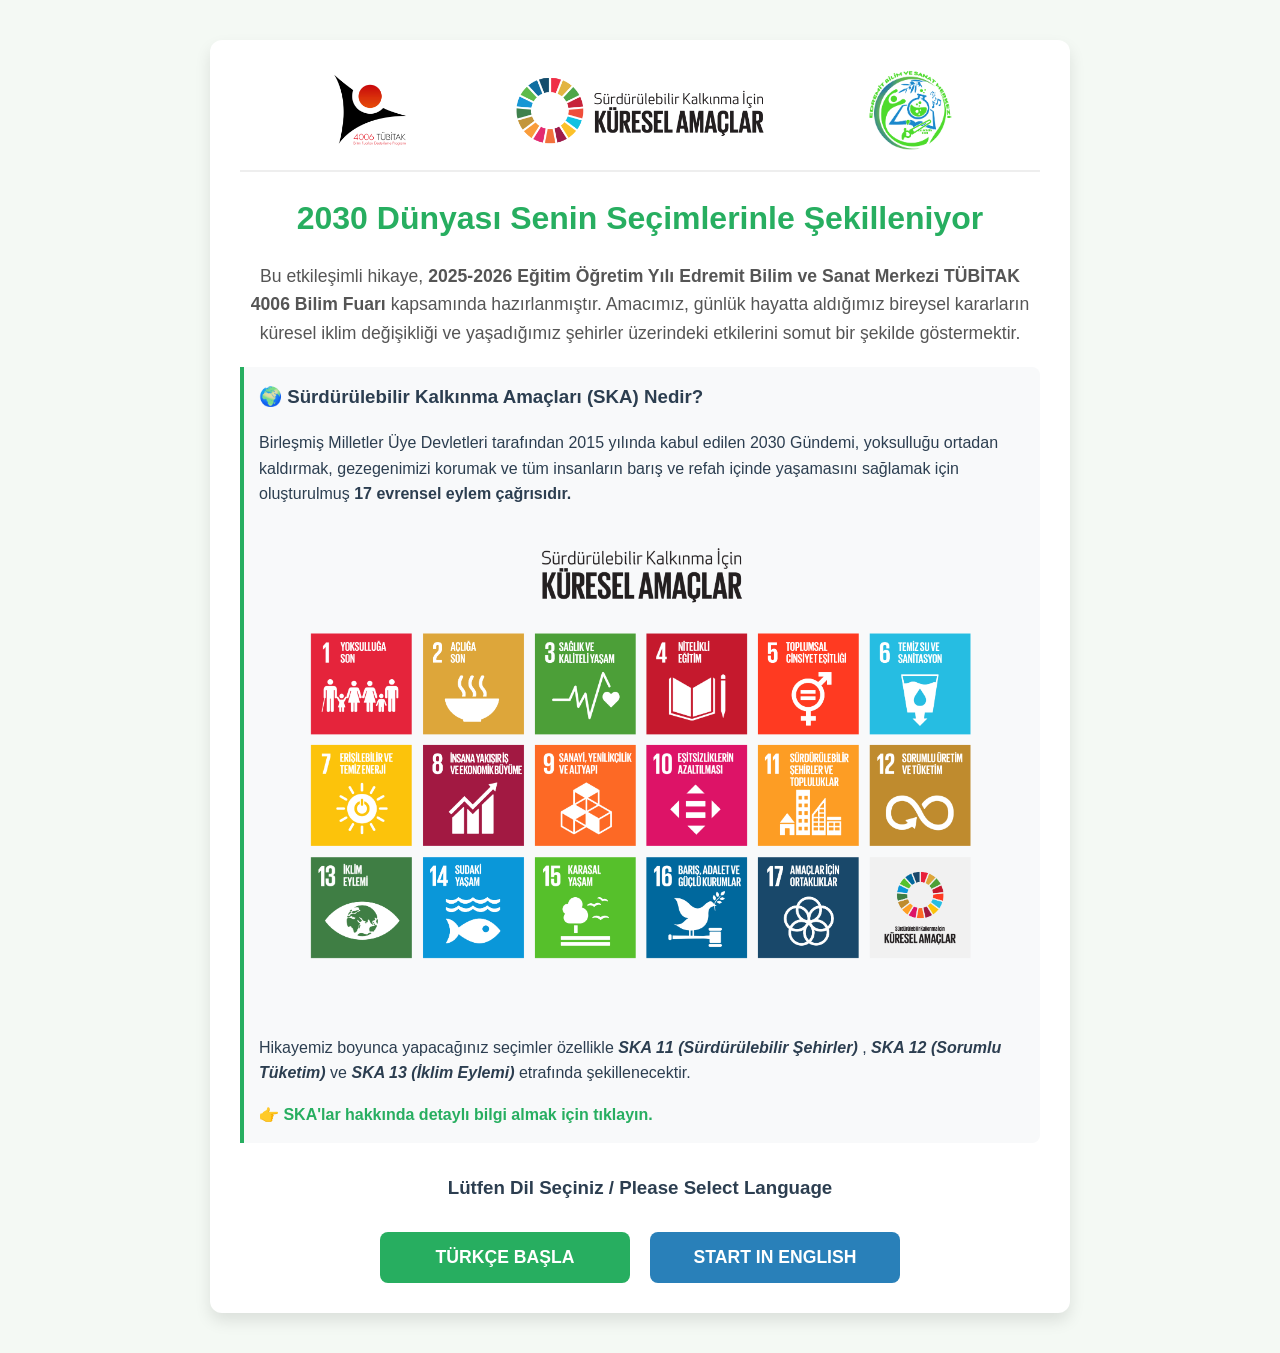
<file: index.html>
<!DOCTYPE html>
<html lang="tr">
<head>
    <meta charset="UTF-8">
    <meta name="viewport" content="width=device-width, initial-scale=1.0">
    <title>2030 Dünyası - TÜBİTAK 4006</title>
    <link rel="stylesheet" href="style.css">
    <style>
        /* Sayfa içeriğini ortalamayı garantiye alan yedek body ayarı */
        body {
            display: flex;
            justify-content: center;
            align-items: flex-start;
            min-height: 100vh;
            margin: 0;
            padding: 20px;
        }

        .intro-container {
            max-width: 800px;
            width: 100%;
            background-color: var(--card-bg, #ffffff);
            border-radius: 12px;
            box-shadow: 0 8px 16px rgba(0,0,0,0.1);
            padding: 30px;
            margin: 20px auto; /* Sağ ve sol boşlukları otomatik eşitleyerek ortalar */
        }

        /* Logoların bulunduğu satırı esnek hale getiriyoruz */
.logo-row {
    display: flex;
    justify-content: space-between;
    align-items: center;
    flex-wrap: wrap; /* Ekran daraldığında logoların alt alta geçmesini sağlar */
    gap: 10px; /* Logolar arasına boşluk ekler */
    border-bottom: 2px solid #eee;
    padding-bottom: 20px;
    margin-bottom: 20px;
}

/* Logo görsellerini responsive yapıyoruz */
.logo-row img {
    max-height: 80px;
    max-width: 100%; /* Logonun kendi genişliğini aşmamasını sağlar */
    height: auto;
    object-fit: contain;
    flex: 1; /* Logoların alanı dengeli paylaşmasını sağlar */
    min-width: 100px; /* Logoların çok fazla küçülmesini engeller */
}

        .project-title {
            text-align: center;
            color: var(--primary-color, #27ae60);
            font-size: 2em;
            margin-bottom: 10px;
        }

        .info-section {
            background-color: #f8f9fa;
            border-left: 4px solid var(--primary-color, #27ae60);
            padding: 15px;
            margin: 20px 0;
            border-radius: 0 8px 8px 0;
        }

        .lang-row {
            display: flex;
            justify-content: center;
            gap: 20px;
            margin-top: 30px;
        }

        .btn-tr { background-color: #27ae60; }
        .btn-en { background-color: #2980b9; }
        .btn-tr:hover { background-color: #219653; }
        .btn-en:hover { background-color: #1f618d; }

        .lang-btn {
            color: white;
            border: none;
            padding: 15px 30px;
            font-size: 1.1em;
            border-radius: 8px;
            cursor: pointer;
            transition: transform 0.2s, background-color 0.2s;
            font-weight: bold;
            flex: 1;
            max-width: 250px;
        }
        .lang-btn:hover { transform: translateY(-3px); }
    </style>
</head>
<body>

    <div class="intro-container">
        <div class="logo-row">
            
            <img src="tubitak_logo.png" alt="TÜBİTAK 4006 Logosu">
            <img src="ska_banner_logo.png" alt="Sürdürülebilir Kalkınma Amaçları">
			<img src="kurum_logo.png" alt="Kurum Logosu">
        </div>

        <h1 class="project-title">2030 Dünyası Senin Seçimlerinle Şekilleniyor</h1>
        
        <p style="text-align: center; font-size: 1.1em; color: #555;">
            Bu etkileşimli hikaye, <strong>2025-2026 Eğitim Öğretim Yılı Edremit Bilim ve Sanat Merkezi TÜBİTAK 4006 Bilim Fuarı</strong> kapsamında hazırlanmıştır. 
            Amacımız, günlük hayatta aldığımız bireysel kararların küresel iklim değişikliği ve yaşadığımız şehirler üzerindeki etkilerini somut bir şekilde göstermektir.
        </p>

        <div class="info-section">
            <h3 style="margin-top: 0; color: #2c3e50;">🌍 Sürdürülebilir Kalkınma Amaçları (SKA) Nedir?</h3>
            <p>
                Birleşmiş Milletler Üye Devletleri tarafından 2015 yılında kabul edilen 2030 Gündemi, yoksulluğu ortadan kaldırmak, gezegenimizi korumak ve tüm insanların barış ve refah içinde yaşamasını sağlamak için oluşturulmuş <strong>17 evrensel eylem çağrısıdır.</strong>
            </p>
			<a href="https://turkiye.un.org/tr/sdgs#sdg-icons" target="_blank"><img src="hedefler.png" alt="Kalkınma Hedefleri" style="max-width: 100%; height: auto; display: block; margin: 15px auto;"></a>
			
            <p>
                Hikayemiz boyunca yapacağınız seçimler özellikle <em> <strong>SKA 11 (Sürdürülebilir Şehirler) </strong></em>, <em><strong>SKA 12 (Sorumlu Tüketim)</strong></em> ve <em><strong>SKA 13 (İklim Eylemi)</strong></em> etrafında şekillenecektir.
            </p>
            <a href="https://turkiye.un.org/tr/sdgs" target="_blank" style="color: var(--primary-color, #27ae60); font-weight: bold; text-decoration: none;">
                👉 SKA'lar hakkında detaylı bilgi almak için tıklayın.
            </a>
        </div>

        <h3 style="text-align: center; margin-top: 30px; margin-bottom: 10px;">Lütfen Dil Seçiniz / Please Select Language</h3>
        
        <div class="lang-row">
            <button class="lang-btn btn-tr" onclick="window.location.href='seviye1.html'">TÜRKÇE BAŞLA</button>
            <button class="lang-btn btn-en" onclick="window.location.href='level1_en.html'">START IN ENGLISH</button>
        </div>
		

    </div>

</body>
</html>
</file>
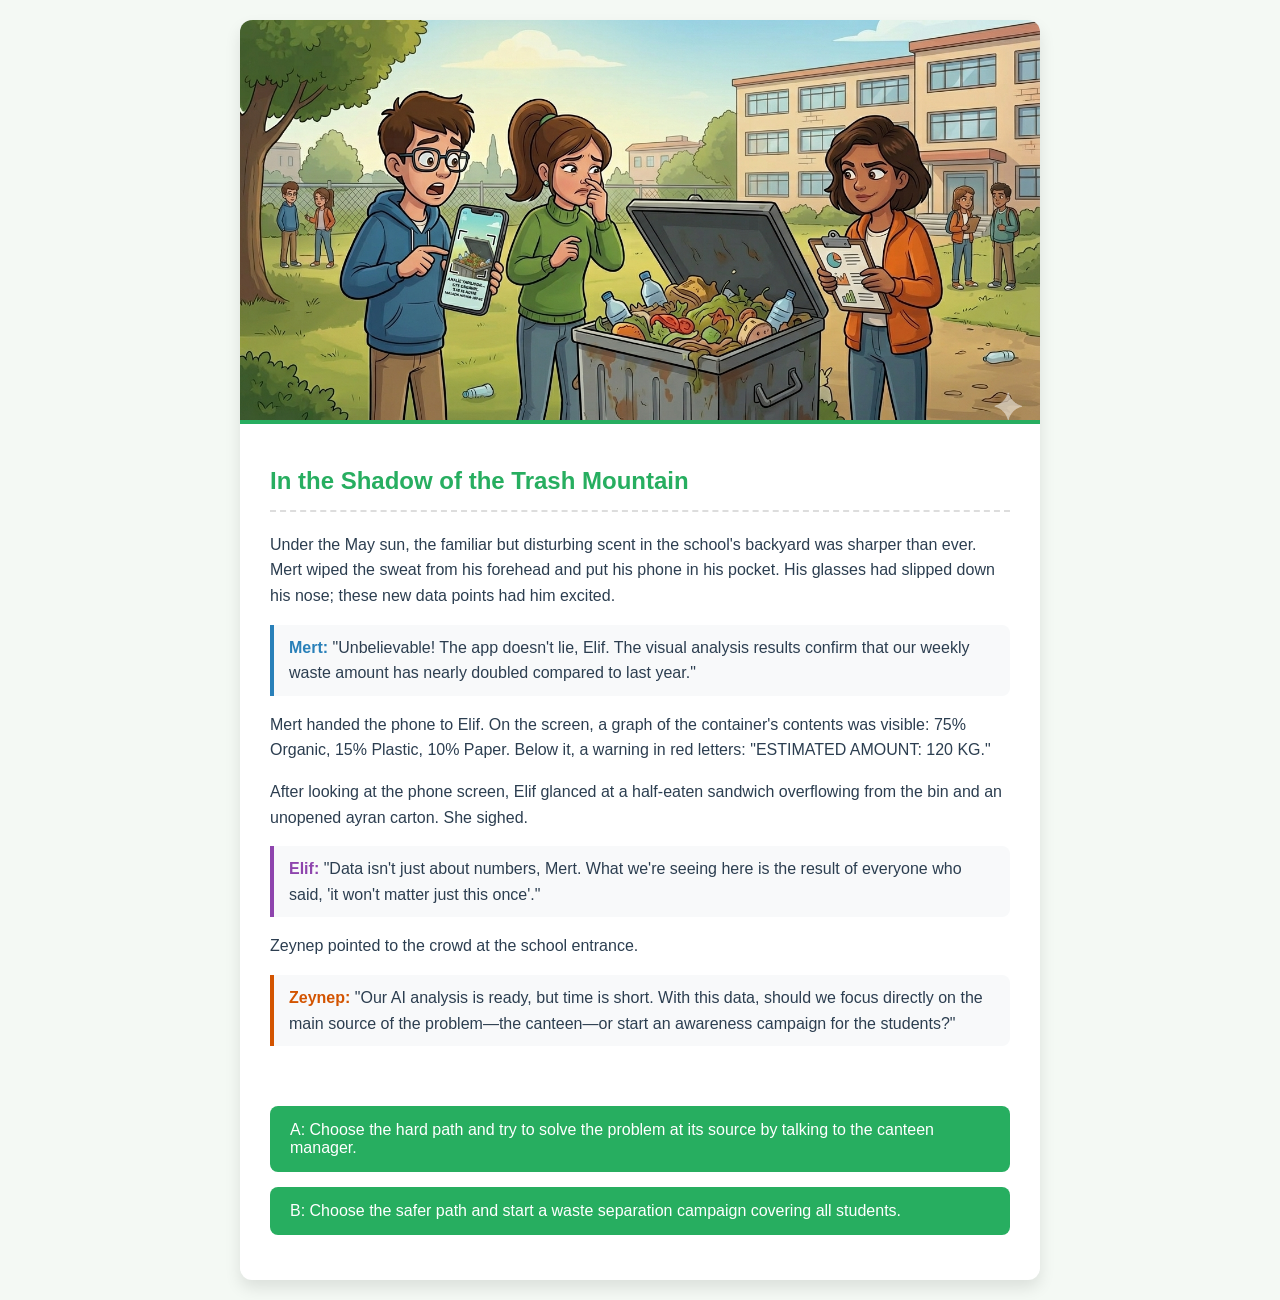
<file: level1_en.html>
<!DOCTYPE html>
<html lang="en">
<head>
    <meta charset="UTF-8">
    <title>LEVEL 1: In the Shadow of the Trash Mountain</title>
    <link rel="stylesheet" href="style.css">
</head>
<body>
    <div id="game-container">
        <img id="scene-image" src="index.png" alt="School Backyard Trash">
        <div id="story-content">
            <h2>In the Shadow of the Trash Mountain</h2>
            <p>Under the May sun, the familiar but disturbing scent in the school's backyard was sharper than ever. Mert wiped the sweat from his forehead and put his phone in his pocket. His glasses had slipped down his nose; these new data points had him excited.</p>
            <div class="dialogue mert"><strong>Mert:</strong> "Unbelievable! The app doesn't lie, Elif. The visual analysis results confirm that our weekly waste amount has nearly doubled compared to last year."</div>
            <p>Mert handed the phone to Elif. On the screen, a graph of the container's contents was visible: 75% Organic, 15% Plastic, 10% Paper. Below it, a warning in red letters: "ESTIMATED AMOUNT: 120 KG."</p>
			<p>After looking at the phone screen, Elif glanced at a half-eaten sandwich overflowing from the bin and an unopened ayran carton. She sighed.</p>
            <div class="dialogue elif"><strong>Elif:</strong> "Data isn't just about numbers, Mert. What we're seeing here is the result of everyone who said, 'it won't matter just this once'."</div>
            <p>Zeynep pointed to the crowd at the school entrance.</p>
			<div class="dialogue zeynep"><strong>Zeynep:</strong> "Our AI analysis is ready, but time is short. With this data, should we focus directly on the main source of the problem—the canteen—or start an awareness campaign for the students?"</div>
        </div>
        <button class="choice-btn" onclick="window.location.href='level2A_en.html?s1=A'">A: Choose the hard path and try to solve the problem at its source by talking to the canteen manager.</button>
        <button class="choice-btn" onclick="window.location.href='level2B_en.html?s1=B'">B: Choose the safer path and start a waste separation campaign covering all students.</button>
    </div>
</body>
</html>
</file>
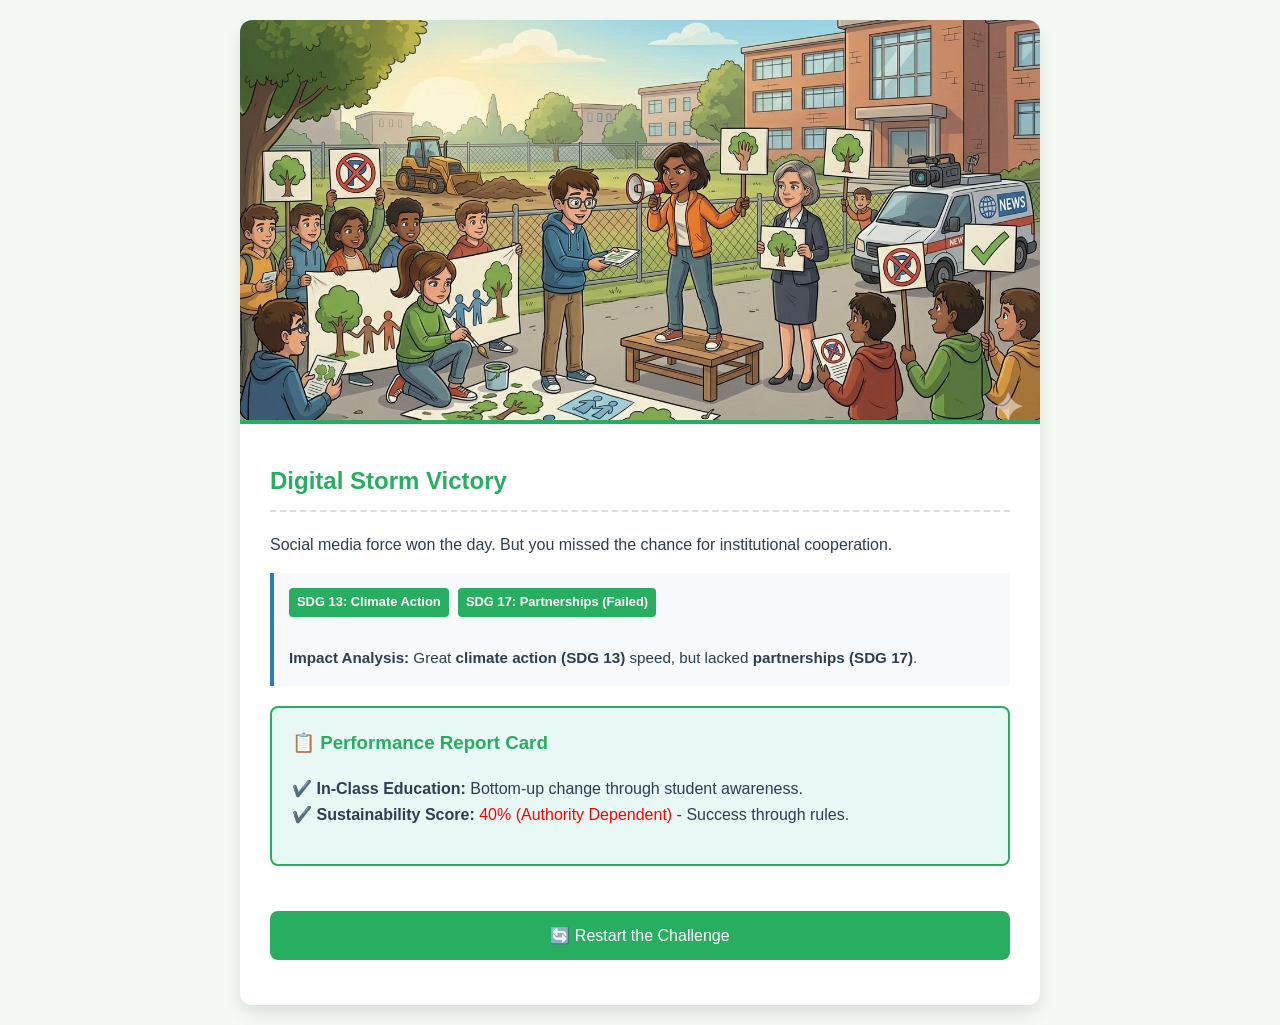
<file: results_en.html>
<!DOCTYPE html>
<html lang="en">
<head>
    <meta charset="UTF-8">
    <title>FINAL AND REPORT CARD</title>
    <link rel="stylesheet" href="style.css">
    <style>
        .ska-etiket {
            display: inline-block;
            background-color: #27ae60;
            color: white;
            padding: 4px 8px;
            border-radius: 4px;
            font-size: 0.85em;
            margin-right: 5px;
            margin-bottom: 5px;
            font-weight: bold;
            text-decoration: none;
            transition: background-color 0.3s;
        }
        .ska-etiket:hover { background-color: #219653; }
        .final-detay {
            background-color: #f8f9fa;
            border-left: 4px solid #2980b9;
            padding: 15px;
            margin-top: 15px;
            font-size: 0.95em;
        }
    </style>
</head>
<body>
    <div id="game-container">
        <img id="scene-image" src="" alt="Final Visual">
        <div id="story-content">
            <h2 id="final-title">Calculating Results...</h2>
            <p id="final-text"></p>
            <div id="final-detail-box" class="final-detay"></div>
            
            <div class="karne-box">
                <h3 style="color:#27ae60; margin-top:0;">📋 Performance Report Card</h3>
                <ul id="karne-list" style="list-style-type: none; padding: 0;"></ul>
            </div>
        </div>
        <button class="choice-btn" onclick="window.location.href='index.html'" style="text-align:center;">🔄 Restart the Challenge</button>
    </div>

    <script>
        // URL'den seçimleri al
        const urlParams = new URLSearchParams(window.location.search);
        const s1 = urlParams.get('s1');
        const s2 = urlParams.get('s2');
        const s3 = urlParams.get('s3');
        const s4 = urlParams.get('s4');

        const titleEl = document.getElementById('final-title');
        const textEl = document.getElementById('final-text');
        const detailEl = document.getElementById('final-detail-box');
        const imgEl = document.getElementById('scene-image');
        const karneEl = document.getElementById('karne-list');

        // Görseli belirle
        imgEl.src = s4 === 'D1' ? "Diplomatic Resistance.png" : "Community Action.png";

        // Final Senaryosu ve SDG Linkleri
        if(s3 === 'C1' && s4 === 'D1') {
            titleEl.innerText = "The Living School and a Shared Future";
            textEl.innerHTML = "The municipal council was impressed by your scientific reports. The parking lot project was canceled.";
            detailEl.innerHTML = `
                <a href="https://sdgs.un.org/goals/goal11" target="_blank" class="ska-etiket">SDG 11: Sustainable Cities</a> 
                <a href="https://sdgs.un.org/goals/goal12" target="_blank" class="ska-etiket">SDG 12: Responsible Consumption</a> 
                <a href="https://sdgs.un.org/goals/goal16" target="_blank" class="ska-etiket">SDG 16: Strong Institutions</a><br><br>
                <strong>Impact Analysis:</strong> You defended your space through <strong>collaboration (SDG 16)</strong> and created a <strong>sustainable living space (SDG 11)</strong>.
            `;
        } else if(s3 === 'C2' && s4 === 'D1') {
            titleEl.innerText = "Technology Fortress and Green Innovation";
            textEl.innerHTML = "Your energy reports convinced the mayor. The area is now the school's 'Green Technology Campus'.";
            detailEl.innerHTML = `
                <a href="https://sdgs.un.org/goals/goal9" target="_blank" class="ska-etiket">SDG 9: Innovation</a> 
                <a href="https://sdgs.un.org/goals/goal13" target="_blank" class="ska-etiket">SDG 13: Climate Action</a><br><br>
                <strong>Impact Analysis:</strong> You minimized the carbon footprint <strong>(SDG 13)</strong> through <strong>digital infrastructure (SDG 9)</strong>.
            `;
        } else if(s3 === 'C1' && s4 === 'D2') {
            titleEl.innerText = "Ecological Resistance";
            textEl.innerHTML = "Public pressure saved the garden! However, relations with the administration are slightly strained.";
            detailEl.innerHTML = `
                <a href="https://sdgs.un.org/goals/goal11" target="_blank" class="ska-etiket">SDG 11: Sustainable Cities</a> 
                <a href="https://sdgs.un.org/goals/goal15" target="_blank" class="ska-etiket">SDG 15: Life on Land</a><br><br>
                <strong>Impact Analysis:</strong> You protected the <strong>ecosystem (SDG 15)</strong> using community power and the <strong>right to the city (SDG 11)</strong>.
            `;
        } else {
            titleEl.innerText = "Digital Storm Victory";
            textEl.innerHTML = "Social media force won the day. But you missed the chance for institutional cooperation.";
            detailEl.innerHTML = `
                <a href="https://sdgs.un.org/goals/goal13" target="_blank" class="ska-etiket">SDG 13: Climate Action</a> 
                <a href="https://sdgs.un.org/goals/goal17" target="_blank" class="ska-etiket">SDG 17: Partnerships (Failed)</a><br><br>
                <strong>Impact Analysis:</strong> Great <strong>climate action (SDG 13)</strong> speed, but lacked <strong>partnerships (SDG 17)</strong>.
            `;
        }

        // Karne Kısmı
        let startPoint = s1 === 'A' 
            ? "<strong>Canteen Intervention:</strong> High courage starting with commercial waste." 
            : "<strong>In-Class Education:</strong> Bottom-up change through student awareness.";
        
        let durability = (s2 === 'A1' || s2 === 'A2') 
            ? "<span style='color:green'>95% (Internalized)</span> - Success through persuasion." 
            : "<span style='color:red'>40% (Authority Dependent)</span> - Success through rules.";

        karneEl.innerHTML = `
            <li>✔️ ${startPoint}</li>
            <li>✔️ <strong>Sustainability Score:</strong> ${durability}</li>
        `;
    </script>
</body>
</html>
</file>
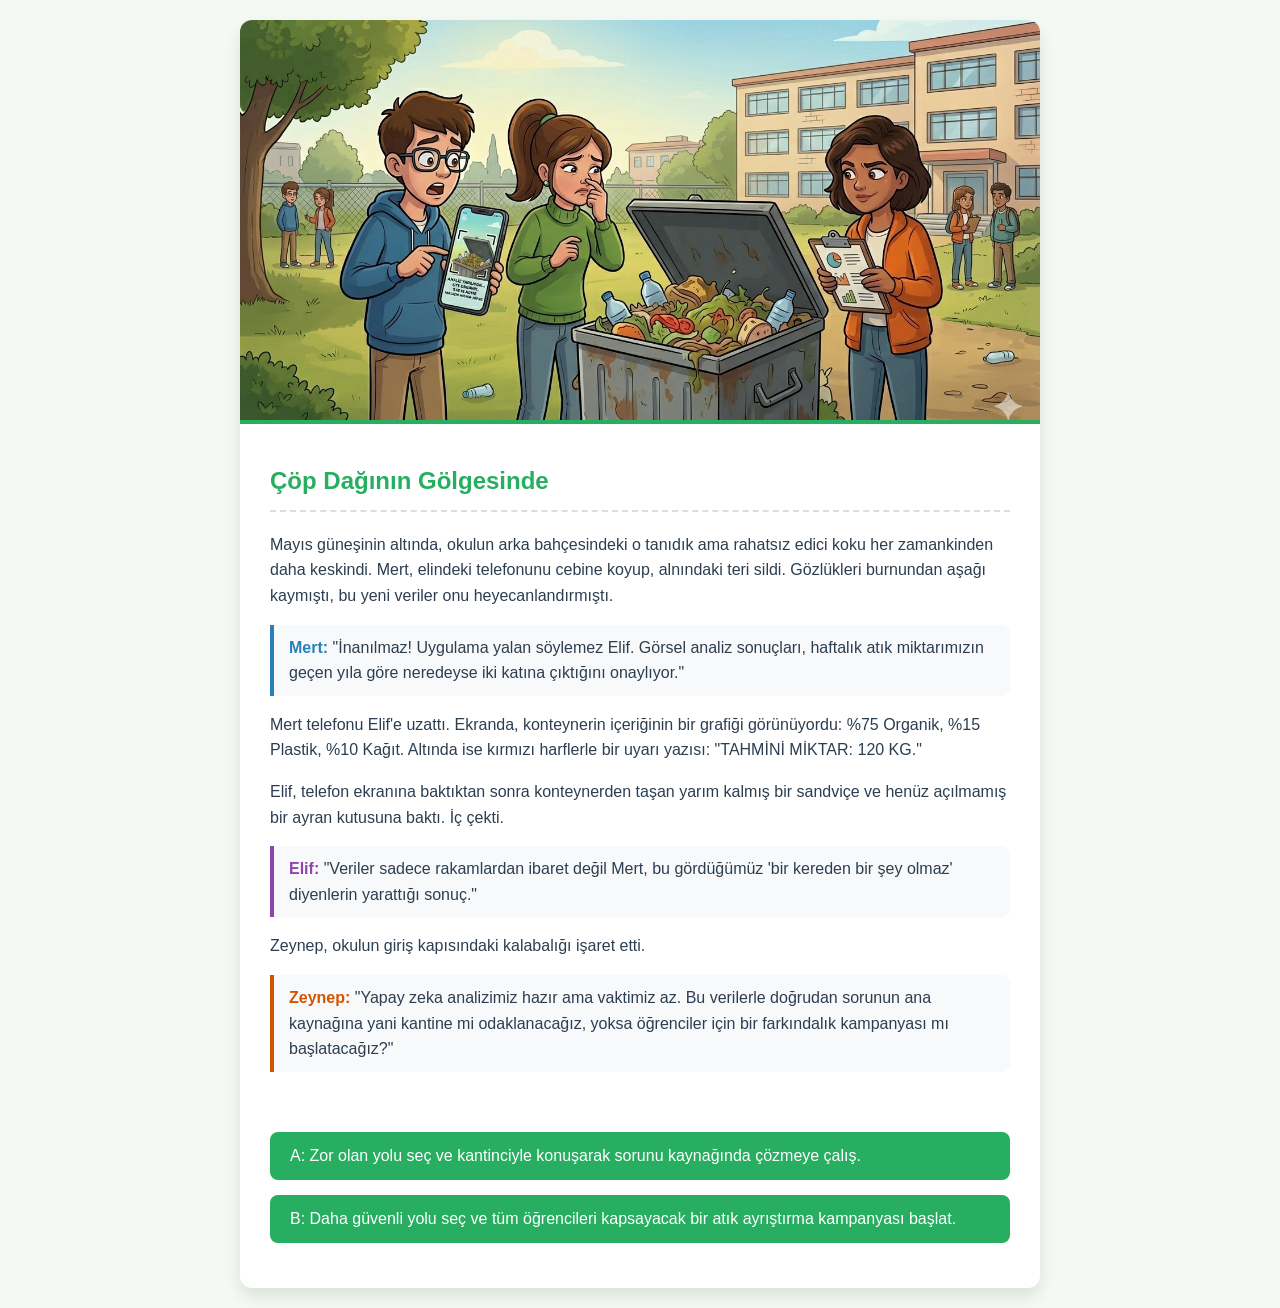
<file: seviye1.html>
<!DOCTYPE html>
<html lang="tr">
<head>
    <meta charset="UTF-8">
    <title>SEVİYE 1: Çöp Dağının Gölgesinde</title>
    <link rel="stylesheet" href="style.css">
</head>
<body>
    <div id="game-container">
        <img id="scene-image" src="index.png" alt="Okul Bahçesi Çöpler">
        <div id="story-content">
            <h2>Çöp Dağının Gölgesinde</h2>
            <p>Mayıs güneşinin altında, okulun arka bahçesindeki o tanıdık ama rahatsız edici koku her zamankinden daha keskindi. Mert, elindeki telefonunu cebine koyup, alnındaki teri sildi. Gözlükleri burnundan aşağı kaymıştı, bu yeni veriler onu heyecanlandırmıştı.</p>
            <div class="dialogue mert"><strong>Mert:</strong> "İnanılmaz! Uygulama yalan söylemez Elif. Görsel analiz sonuçları, haftalık atık miktarımızın geçen yıla göre neredeyse iki katına çıktığını onaylıyor."</div>
            <p>Mert telefonu Elif'e uzattı. Ekranda, konteynerin içeriğinin bir grafiği görünüyordu: %75 Organik, %15 Plastik, %10 Kağıt. Altında ise kırmızı harflerle bir uyarı yazısı: "TAHMİNİ MİKTAR: 120 KG."</p>
			<p>Elif, telefon ekranına baktıktan sonra konteynerden taşan yarım kalmış bir sandviçe ve henüz açılmamış bir ayran kutusuna baktı. İç çekti.</p>
            <div class="dialogue elif"><strong>Elif:</strong> "Veriler sadece rakamlardan ibaret değil Mert, bu gördüğümüz 'bir kereden bir şey olmaz' diyenlerin yarattığı sonuç."</div>
            <p>Zeynep, okulun giriş kapısındaki kalabalığı işaret etti.</p>
			<div class="dialogue zeynep"><strong>Zeynep:</strong> "Yapay zeka analizimiz hazır ama vaktimiz az. Bu verilerle doğrudan sorunun ana kaynağına yani kantine mi odaklanacağız, yoksa öğrenciler için bir farkındalık kampanyası mı başlatacağız?"</div>
        </div>
        <button class="choice-btn" onclick="window.location.href='seviye2A.html?s1=A'">A: Zor olan yolu seç ve kantinciyle konuşarak sorunu kaynağında çözmeye çalış.</button>
        <button class="choice-btn" onclick="window.location.href='seviye2B.html?s1=B'">B: Daha güvenli yolu seç ve tüm öğrencileri kapsayacak bir atık ayrıştırma kampanyası başlat.</button>
    </div>
</body>
</html>
</file>
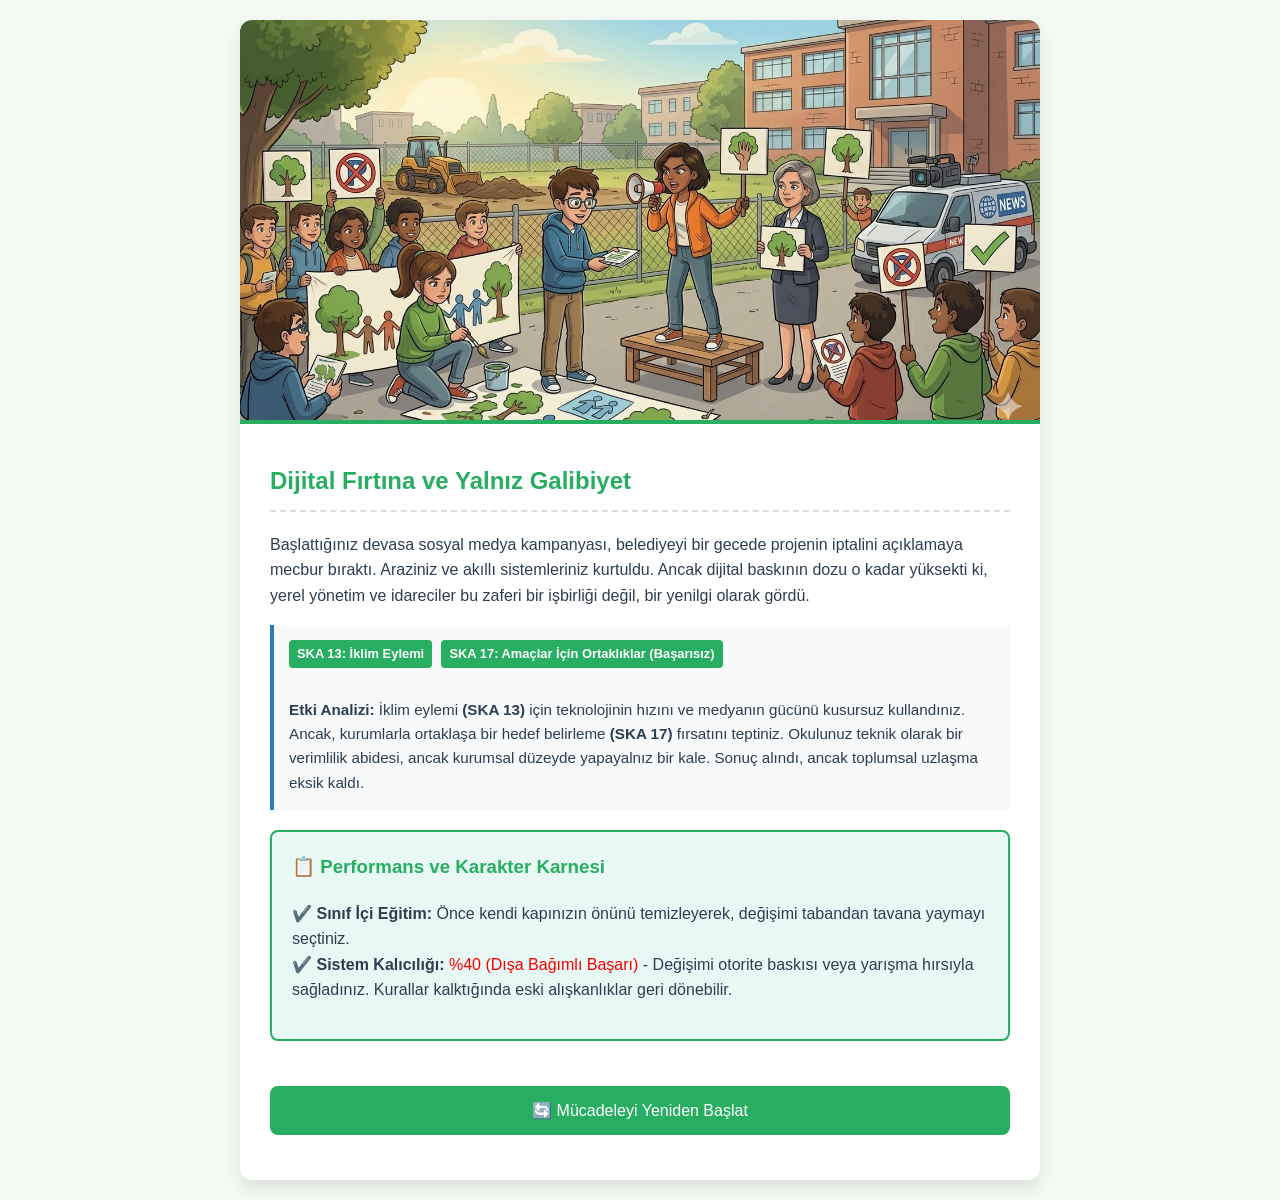
<file: sonuc.html>
<!DOCTYPE html>
<html lang="tr">
<head>
    <meta charset="UTF-8">
    <title>FİNAL VE KARNE</title>
    <link rel="stylesheet" href="style.css">
    <style>
        /* SKA Etiketleri artık link olduğu için stil güncellendi */
        .ska-etiket {
            display: inline-block;
            background-color: #27ae60;
            color: white;
            padding: 4px 8px;
            border-radius: 4px;
            font-size: 0.85em;
            margin-right: 5px;
            margin-bottom: 5px;
            font-weight: bold;
            text-decoration: none; /* Link alt çizgisini kaldırır */
            transition: background-color 0.3s;
        }
        .ska-etiket:hover {
            background-color: #219653; /* Üzerine gelince biraz koyulaşır */
        }
        .final-detay {
            background-color: #f8f9fa;
            border-left: 4px solid #2980b9;
            padding: 15px;
            margin-top: 15px;
            font-size: 0.95em;
        }
    </style>
</head>
<body>
    <div id="game-container">
        <img id="scene-image" src="" alt="Final Görseli">
        <div id="story-content">
            <h2 id="final-title">Hesaplanıyor...</h2>
            <p id="final-text"></p>
            <div id="final-detail-box" class="final-detay"></div>
            
            <div class="karne-box">
                <h3 style="color:#27ae60; margin-top:0;">📋 Performans ve Karakter Karnesi</h3>
                <ul id="karne-list" style="list-style-type: none; padding: 0;"></ul>
            </div>
        </div>
        <button class="choice-btn" onclick="window.location.href='index.html'" style="text-align:center;">🔄 Mücadeleyi Yeniden Başlat</button>
    </div>

    <script>
        const urlParams = new URLSearchParams(window.location.search);
        const s1 = urlParams.get('s1');
        const s2 = urlParams.get('s2');
        const s3 = urlParams.get('s3');
        const s4 = urlParams.get('s4');

        const titleEl = document.getElementById('final-title');
        const textEl = document.getElementById('final-text');
        const detailEl = document.getElementById('final-detail-box');
        const imgEl = document.getElementById('scene-image');
        const karneEl = document.getElementById('karne-list');

        // Resim Ayarı
        imgEl.src = s4 === 'D1' 
            ? "Diplomatic Resistance.png" 
            : "Community Action.png";

        // Final Sonu Hesaplama, SKA Bağlantıları ve Yönlendirmeler
        if(s3 === 'C1' && s4 === 'D1') {
            titleEl.innerText = "Yaşayan Okul ve Ortak Gelecek";
            textEl.innerHTML = "Belediye meclisi, sunduğunuz bilimsel kompost raporunu ve yüzlerce imzalı dilekçeyi incelediğinde şaşkınlığını gizleyemedi. Karşısında sadece şikayet eden ergenler değil, çözüm üreten vizyoner gençler vardı. Otopark projesi oybirliğiyle iptal edildi.";
            detailEl.innerHTML = `
                <a href="https://turkiye.un.org/tr/sdgs/11" target="_blank" class="ska-etiket">SKA 11: Sürdürülebilir Şehirler</a> 
                <a href="https://turkiye.un.org/tr/sdgs/12" target="_blank" class="ska-etiket">SKA 12: Sorumlu Tüketim</a> 
                <a href="https://turkiye.un.org/tr/sdgs/16" target="_blank" class="ska-etiket">SKA 16: Güçlü Kurumlar</a><br><br>
                <strong>Etki Analizi:</strong> Okul bahçesinde kurduğunuz permakültür alanı, tüm mahallenin atıklarını gübreye çevirdiği bir merkeze dönüştü. İhtiyaçlarınızı bağırarak değil, <strong>kurumlarla işbirliği (SKA 16)</strong> yaparak savundunuz. Artık okulunuz, betona karşı toprağı savunan <strong>sürdürülebilir bir yaşam alanına (SKA 11)</strong> dönüştü. Kantin israfı döngüsel bir sistemle toprağa can veriyor.
            `;
        } else if(s3 === 'C2' && s4 === 'D1') {
            titleEl.innerText = "Teknoloji Kalesi ve Yeşil İnovasyon";
            textEl.innerHTML = "Akıllı enerji sistemlerinizden elde ettiğiniz veri raporları, belediye başkanını derinden etkiledi. Okulun sağladığı enerji ve atık tasarrufu o kadar yüksekti ki, belediye otopark projesinden vazgeçip o alanı okulun 'Yeşil Teknoloji Kampüsü' olarak genişletmesine karar verdi.";
            detailEl.innerHTML = `
                <a href="https://turkiye.un.org/tr/sdgs/9" target="_blank" class="ska-etiket">SKA 9: Yenilikçilik ve Altyapı</a> 
                <a href="https://turkiye.un.org/tr/sdgs/13" target="_blank" class="ska-etiket">SKA 13: İklim Eylemi</a><br><br>
                <strong>Etki Analizi:</strong> Sorunlara duygusal değil, analitik ve inovatif yaklaştınız. Kurduğunuz dijital altyapı <strong>(SKA 9)</strong> sayesinde okulun karbon ayak izini minimuma indirdiniz <strong>(SKA 13)</strong>. Resmi makamları, onların anladığı dilden, yani "verimlilik ve rakamlar" üzerinden ikna ederek yendiniz. Sistemin tam kalbinde, modern bir yeşil devrim yarattınız.
            `;
        } else if(s3 === 'C1' && s4 === 'D2') {
            titleEl.innerText = "Sokakların Sesi ve Ekolojik Direniş";
            textEl.innerHTML = "Sosyal medya kampanyanız yerel ve ulusal basında manşetlere taşındı! Mahalleli, veliler ve öğrenciler iş makinelerinin önüne set kurdu. Büyük kamuoyu baskısına dayanamayan belediye projeyi geri çekti. Alanınız kurtuldu ama okul yönetimi ve okul aile birliği bu itaatsizlikten dolayı sizinle arasına mesafe koydu.";
            detailEl.innerHTML = `
                <a href="https://turkiye.un.org/tr/sdgs/11" target="_blank" class="ska-etiket">SKA 11: Sürdürülebilir Şehirler</a> 
                <a href="https://turkiye.un.org/tr/sdgs/15" target="_blank" class="ska-etiket">SKA 15: Karasal Yaşam</a><br><br>
                <strong>Etki Analizi:</strong> Sizler birer aktivist oldunuz. Sistemi içeriden değiştirmek yerine toplumun gücünü kullandınız. Toprağı ve üzerindeki ekosistemi <strong>(SKA 15)</strong> ne pahasına olursa olsun korudunuz. Okul bahçesi artık sadece öğrencilerin değil, <strong>şehrin yeşil nefes alma hakkını savunan bir topluluk alanına (SKA 11)</strong> dönüştü. Mücadele kazanıldı, ama resmi ilişkiler biraz yıprandı.
            `;
        } else {
            titleEl.innerText = "Dijital Fırtına ve Yalnız Galibiyet";
            textEl.innerHTML = "Başlattığınız devasa sosyal medya kampanyası, belediyeyi bir gecede projenin iptalini açıklamaya mecbur bıraktı. Araziniz ve akıllı sistemleriniz kurtuldu. Ancak dijital baskının dozu o kadar yüksekti ki, yerel yönetim ve idareciler bu zaferi bir işbirliği değil, bir yenilgi olarak gördü.";
            detailEl.innerHTML = `
                <a href="https://turkiye.un.org/tr/sdgs/13" target="_blank" class="ska-etiket">SKA 13: İklim Eylemi</a> 
                <a href="https://turkiye.un.org/tr/sdgs/17" target="_blank" class="ska-etiket">SKA 17: Amaçlar İçin Ortaklıklar (Başarısız)</a><br><br>
                <strong>Etki Analizi:</strong> İklim eylemi <strong>(SKA 13)</strong> için teknolojinin hızını ve medyanın gücünü kusursuz kullandınız. Ancak, kurumlarla ortaklaşa bir hedef belirleme <strong>(SKA 17)</strong> fırsatını teptiniz. Okulunuz teknik olarak bir verimlilik abidesi, ancak kurumsal düzeyde yapayalnız bir kale. Sonuç alındı, ancak toplumsal uzlaşma eksik kaldı.
            `;
        }

        // Karne Hesaplama 
        let baslangic = s1 === 'A' 
            ? "<strong>Kantin Müdahalesi:</strong> En zor ve köklü sorundan (ticari israf) başlayarak yüksek cesaret gösterdiniz." 
            : "<strong>Sınıf İçi Eğitim:</strong> Önce kendi kapınızın önünü temizleyerek, değişimi tabandan tavana yaymayı seçtiniz.";
        
        let kalicilik = (s2 === 'A1' || s2 === 'A2') 
            ? "<span style='color:green'>%95 (İçselleştirilmiş Başarı)</span> - İnsanları kurallarla veya ödüllerle değil, ikna yoluyla kazandınız. Siz gitseniz de bu bilinç kalacak." 
            : "<span style='color:red'>%40 (Dışa Bağımlı Başarı)</span> - Değişimi otorite baskısı veya yarışma hırsıyla sağladınız. Kurallar kalktığında eski alışkanlıklar geri dönebilir.";

        karneEl.innerHTML = `
            <li>✔️ ${baslangic}</li>
            <li>✔️ <strong>Sistem Kalıcılığı:</strong> ${kalicilik}</li>
        `;
    </script>
</body>
</html>
</file>
<file: style.css>
:root {
    --bg-color: #f4f9f4; --text-color: #2c3e50;
    --primary-color: #27ae60; --hover-color: #2ecc71;
    --card-bg: #ffffff;
    --dialogue-mert: #2980b9; --dialogue-elif: #8e44ad;
    --dialogue-zeynep: #d35400; --dialogue-kamil: #c0392b;
}
body {
    font-family: 'Segoe UI', Tahoma, Geneva, Verdana, sans-serif;
    background-color: var(--bg-color); color: var(--text-color);
    line-height: 1.6; margin: 0; padding: 20px;
    display: flex; justify-content: center;
}
#game-container {
    max-width: 800px; width: 100%;
    background-color: var(--card-bg); border-radius: 12px;
    box-shadow: 0 8px 16px rgba(0,0,0,0.1); overflow: hidden;
    padding-bottom: 30px;
}
#scene-image {
    width: 100%; height: 400px; object-fit: cover;
    border-bottom: 4px solid var(--primary-color);
}
#story-content { padding: 30px; }
h2 {
    color: var(--primary-color); margin-top: 0;
    border-bottom: 2px dashed #ddd; padding-bottom: 10px;
}
.dialogue {
    margin: 15px 0; padding: 10px 15px; background-color: #f8f9fa;
    border-left: 4px solid #ccc; border-radius: 0 8px 8px 0;
}
.mert { border-color: var(--dialogue-mert); } .mert strong { color: var(--dialogue-mert); }
.elif { border-color: var(--dialogue-elif); } .elif strong { color: var(--dialogue-elif); }
.zeynep { border-color: var(--dialogue-zeynep); } .zeynep strong { color: var(--dialogue-zeynep); }
.kamil { border-color: var(--dialogue-kamil); } .kamil strong { color: var(--dialogue-kamil); }

.choice-btn {
    background-color: var(--primary-color); color: white;
    border: none; padding: 15px 20px; font-size: 16px;
    border-radius: 8px; cursor: pointer; transition: 0.3s;
    text-align: left; display: block; width: calc(100% - 60px);
    margin: 15px auto;
}
.choice-btn:hover { background-color: var(--hover-color); transform: translateY(-2px); }
.karne-box {
    background-color: #e8f8f5; border: 2px solid var(--primary-color);
    border-radius: 8px; padding: 20px; margin-top: 20px;
}
</file>
